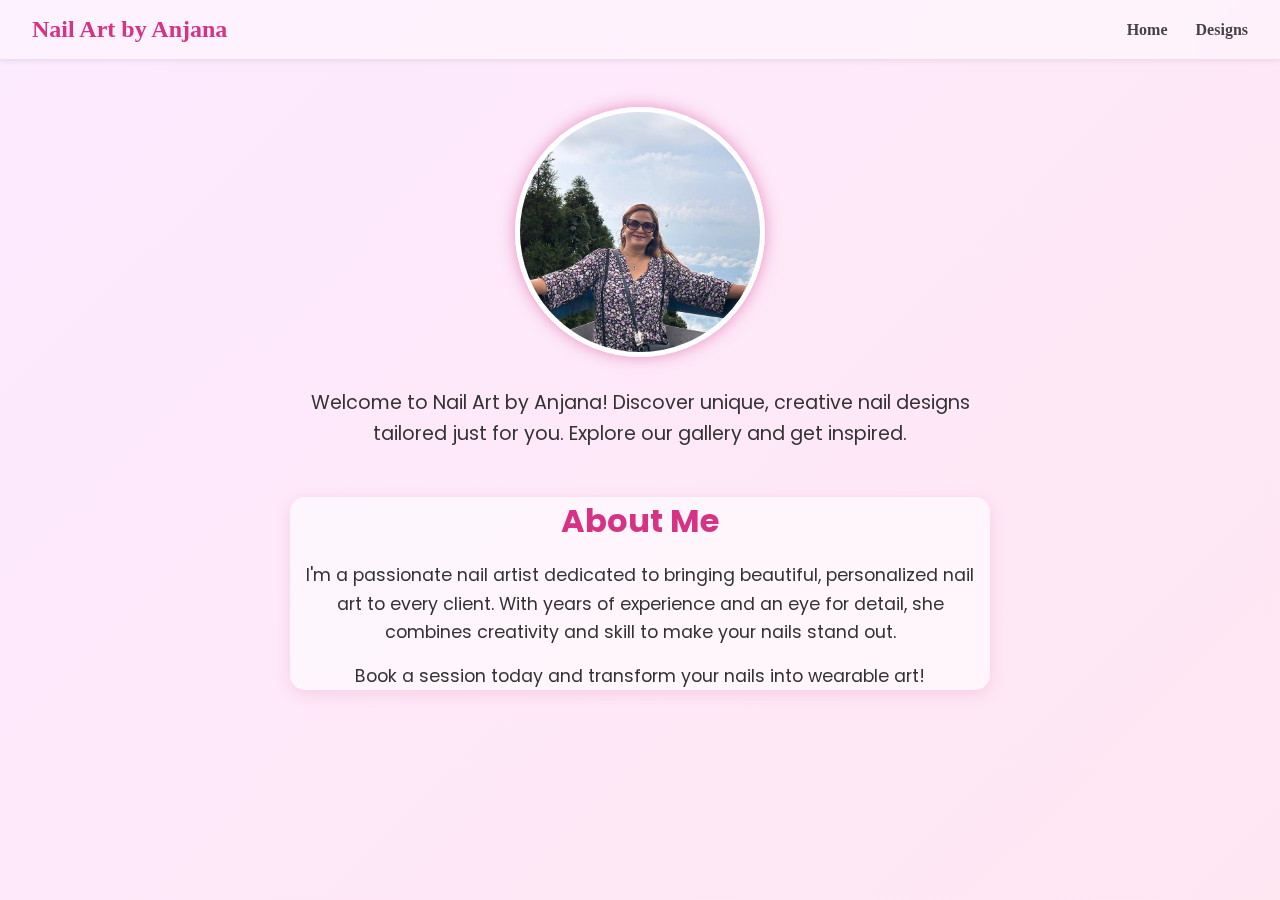
<file: index.html>
<!DOCTYPE html>
<html lang="en">
<head>
  <meta charset="UTF-8" />
  <meta name="viewport" content="width=device-width, initial-scale=1" />
  <title>Nail Art by Anjana - Home</title>
  <link rel="stylesheet" href="style.css" />
  <link rel="icon" href="favicon.png" type="image/png">
  <link href="https://fonts.googleapis.com/css2?family=Playfair+Display:wght@600&family=Poppins:wght@300;400;500;600&display=swap" rel="stylesheet">

<!-- AOS CSS -->
<link href="https://cdn.jsdelivr.net/npm/aos@2.3.4/dist/aos.css" rel="stylesheet">

<!-- Your other head content -->

</head>
<body>
  <nav>
    <div class="logo" data-aos="fade-down" data-aos-delay="100" data-aos-duration="500">Nail Art by Anjana</div>
    <div class="nav-links" data-aos="fade" data-aos-delay="200" data-aos-duration="500">
      <a href="index.html">Home</a>
      <a href="designs.html">Designs</a>
    </div>
  </nav>

  <main>
    <div class="hero" data-aos="zoom-in"  data-aos-delay="100" data-aos-duration="1500">
      <img src="anjana.jpg" alt="Anjana - Nail Artist" />
      <p>Welcome to Nail Art by Anjana! Discover unique, creative nail designs tailored just for you. Explore our gallery and get inspired.</p>
    </div>
  </main>

  <section class="about-anjana" data-aos="zoom-in"  data-aos-delay="100" data-aos-duration="1500">
    <h2>About Me</h2>
    <p>I'm a passionate nail artist dedicated to bringing beautiful, personalized nail art to every client. With years of experience and an eye for detail, she combines creativity and skill to make your nails stand out.</p>
    <p>Book a session today and transform your nails into wearable art!</p>
  </section>

  <script src="script.js"></script>
<script src="https://cdn.jsdelivr.net/npm/aos@2.3.4/dist/aos.js"></script>
<script>
  AOS.init();
</script>
</body>
</html>
</file>
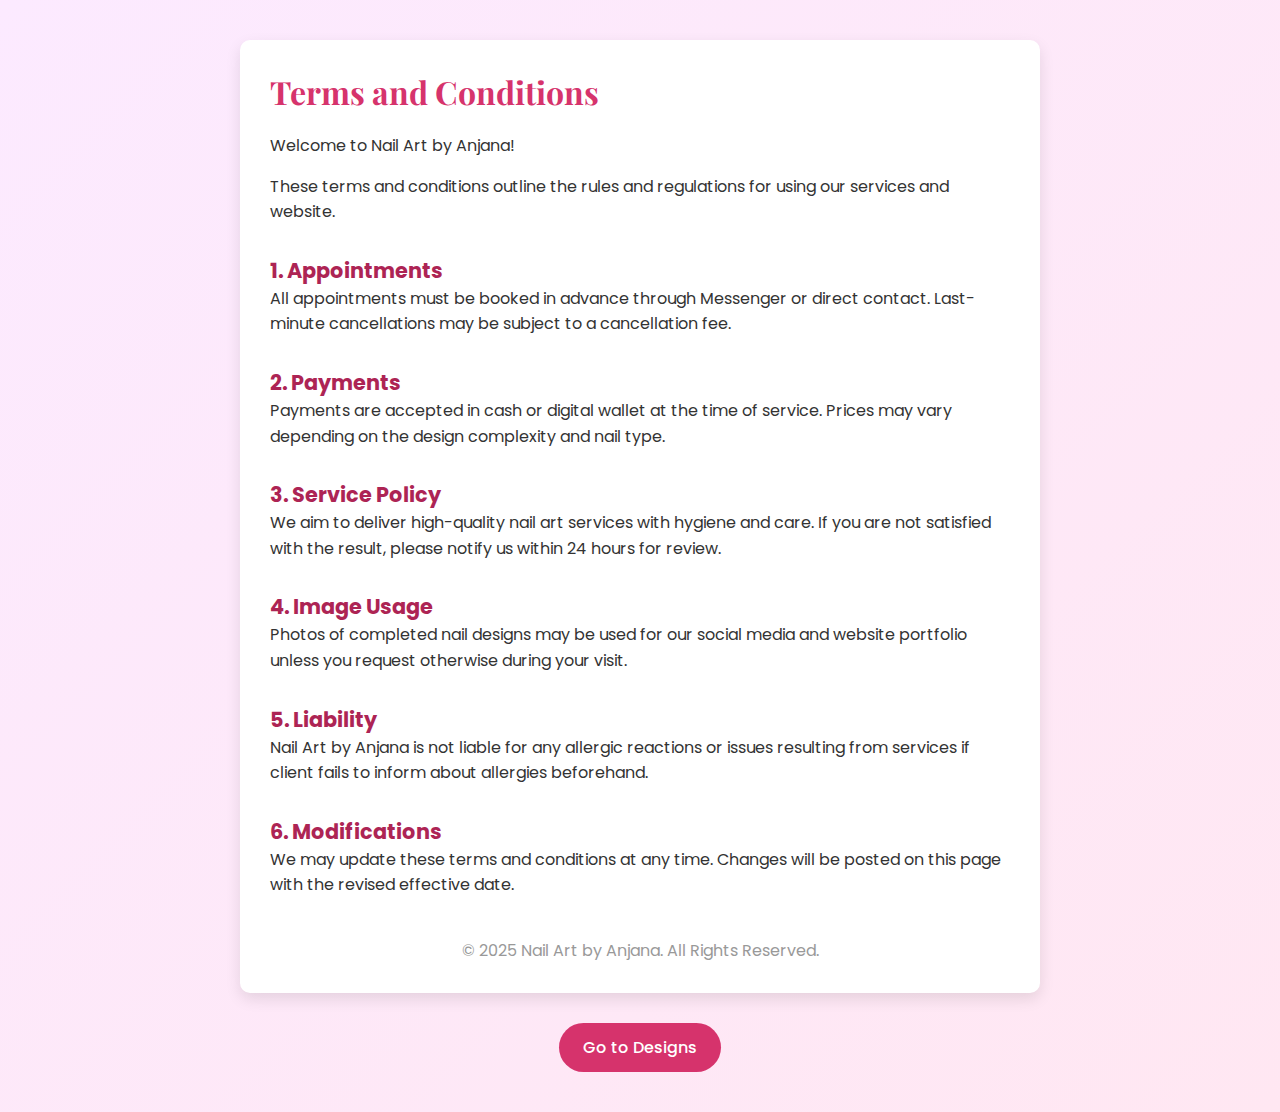
<file: terms.html>
<!DOCTYPE html>
<html lang="en">
<head>
  <meta charset="UTF-8" />
  <meta name="viewport" content="width=device-width, initial-scale=1" />
  <title>Terms and Conditions - Nail Art by Anjana</title>
  <link rel="stylesheet" href="style.css" />
  <link rel="icon" href="favicon.png" type="image/png" />
  <link href="https://fonts.googleapis.com/css2?family=Playfair+Display:wght@600&family=Poppins:wght@300;400;500;600&display=swap" rel="stylesheet" />
  <style>
    body {
      font-family: 'Poppins', sans-serif;
      background-color: #fff0f6;
      color: #333;
      padding: 40px 20px;
    }

    .container {
      max-width: 800px;
      margin: 0 auto;
      background: white;
      padding: 30px;
      border-radius: 10px;
      box-shadow: 0 6px 15px rgba(0,0,0,0.1);
    }

     h1 {
      font-family: 'Playfair Display', serif;
      font-size: 2rem;
      margin-bottom: 20px;
      color: #d6336c;
    }

    h2 {
      margin-top: 30px;
      font-size: 1.3rem;
      color: #ad2454;
    }

    p {
      line-height: 1.6;
      margin-bottom: 15px;
    }

    footer {
      margin-top: 40px;
      text-align: center;
      color: #999;
    }
    .btn-to-designs {
  display: inline-block;
  background-color: #d6336c;
  color: white;
  padding: 12px 24px;
  border-radius: 30px;
  text-decoration: none;
  font-weight: 500;
  font-size: 1rem;
  transition: background 0.3s ease;
}

.btn-to-designs:hover {
  background-color: #ad2454;
}

  </style>
</head>
<body>
  

  <div class="container">
    <h1>Terms and Conditions</h1>

    <p>Welcome to Nail Art by Anjana!</p>
    <p>These terms and conditions outline the rules and regulations for using our services and website.</p>

    <h2>1. Appointments</h2>
    <p>All appointments must be booked in advance through Messenger or direct contact. Last-minute cancellations may be subject to a cancellation fee.</p>

    <h2>2. Payments</h2>
    <p>Payments are accepted in cash or digital wallet at the time of service. Prices may vary depending on the design complexity and nail type.</p>

    <h2>3. Service Policy</h2>
    <p>We aim to deliver high-quality nail art services with hygiene and care. If you are not satisfied with the result, please notify us within 24 hours for review.</p>

    <h2>4. Image Usage</h2>
    <p>Photos of completed nail designs may be used for our social media and website portfolio unless you request otherwise during your visit.</p>

    <h2>5. Liability</h2>
    <p>Nail Art by Anjana is not liable for any allergic reactions or issues resulting from services if client fails to inform about allergies beforehand.</p>

    <h2>6. Modifications</h2>
    <p>We may update these terms and conditions at any time. Changes will be posted on this page with the revised effective date.</p>

    <footer>
      &copy; 2025 Nail Art by Anjana. All Rights Reserved.
    </footer>
  </div>
    <div style="text-align: center; margin-top: 30px;">
  <a href="designs.html" class="btn-to-designs">Go to Designs</a>
</div>
</body>
</html>
</file>
<file: style.css>
/* Reset and base */
* {
  margin: 0;
  padding: 0;
  box-sizing: border-box;
  font-family: 'Poppins', sans-serif;
}
html {
  scroll-behavior: smooth;
}

body {
  background: linear-gradient(135deg, #fceaff, #ffe7f2);
  min-height: 100vh;
}

/* Navigation */
nav {
  display: flex;
  justify-content: space-between;
  align-items: center;
  padding: 1rem 2rem;
  background: rgba(255, 255, 255, 0.4);
  backdrop-filter: blur(10px);
  box-shadow: 0 1px 6px rgba(0,0,0,0.1);
}

.logo {
  font-size: 1.5rem;
  font-weight: 700;
  color: #d63384;
  cursor: pointer;
  font-family: 'Pacifico', cursive;



}
.logo:hover {
  color: #fff;
  text-shadow: 0 0 5px #f0f, 
               0 0 10px #f0f, 
               0 0 20px #f0f, 
               0 0 40px #f0f;
}

.nav-links a {
  margin-left: 1.5rem;
  text-decoration: none;
  font-weight: 600;
  color: #444;
  position: relative;
  font-family: 'Dancing Script', cursive;
  
}

.nav-links a:hover::after {
  content: '';
  position: absolute;
  left: 0;
  bottom: -5px;
  width: 100%;
  height: 2px;
  background-color: #d63384;
  border-radius: 2px;
}

/* Hero on index */
.hero {
  max-width: 700px;
  margin: 3rem auto;
  text-align: center;
  padding: 0 1rem;
}

.hero img {
  width: 250px;
  height: 250px;
  object-fit: cover;
  border-radius: 50%;
  border: 5px solid #fff;
  box-shadow: 0 0 15px rgba(214, 51, 132, 0.5);
  margin-bottom: 1.5rem;
}
  .hero img:hover {
  box-shadow: 0 0 25px rgba(214, 51, 132, 0.7);
}
.hero p {
  font-size: 1.2rem;
  color: #333;
  line-height: 1.6;
}
.about-anjana {
  max-width: 700px;
  margin: 2rem auto 4rem;
  padding: 0 1rem;
  background: rgba(255, 255, 255, 0.6);
  border-radius: 15px;
  box-shadow: 0 4px 15px rgba(214, 51, 132, 0.15);
  color: #333;
  text-align: center;
}

.about-anjana h2 {
  color: #d63384;
  margin-bottom: 1rem;
  font-weight: 700;
  font-size: 2rem;
}

.about-anjana p {
  font-size: 1.1rem;
  line-height: 1.6;
  margin-bottom: 1rem;
}


/* Gallery grid */
.gallery {
  max-width: 1000px;
  margin: 3rem auto;
  display: grid;
  grid-template-columns: repeat(auto-fit, minmax(180px, 1fr));
  gap: 1.5rem;
  padding: 0 1rem 3rem;
}

.card {
  background: #fff;
  border-radius: 15px;
  box-shadow: 0 6px 12px rgba(214, 51, 132, 0.1);
  cursor: pointer;
  overflow: hidden;
  display: flex;
  flex-direction: column;
}

.card img {
  width: 100%;
  aspect-ratio: 1 / 1;  /* square images */
  object-fit: cover;
  transition: transform 0.3s ease;
}

.card:hover img {
  transform: scale(1.05);
}

.info {
  padding: 0.75rem 1rem;
  text-align: center;
}

.info p {
  margin-bottom: 0.5rem;
  color: #555;
  font-weight: 600;
}

.info a {
  background-color: #d63384;
  color: #fff;
  padding: 0.4rem 0.8rem;
  border-radius: 8px;
  text-decoration: none;
  font-weight: 600;
  transition: background-color 0.3s ease;
}

.info a:hover {
  background-color: #a02058;
}

/* Modal for full image */
.modal {
  display: none;
  position: fixed;
  z-index: 999;
  top: 0;
  left: 0;
  width: 100%;
  height: 100%;
  background: rgba(0,0,0,0.85);
  justify-content: center;
  align-items: center;
  flex-direction: column;
  padding: 20px;
}

.modal-content {
  text-align: center;
}

.modal img {
  max-width: 90vw;
  max-height: 80vh;
  border-radius: 10px;
}

.modal-note {
  margin-top: 10px;
  font-size: 1rem;
  color: #fff;
  font-style: italic;
  opacity: 0.8;
}
.modal-note a {
  color: #fceaff;
  text-decoration: none;
}

/* Custom scrollbar styling */
::-webkit-scrollbar {
  width: 10px;
}

/* Track of the scrollbar */
::-webkit-scrollbar-track {
  background: #fff; /* Light background */
  border-radius: 10px;
}

/* Thumb of the scrollbar */
::-webkit-scrollbar-thumb {
  background: #fceaff;
  border-radius: 10px;
  border: 2px solid white; /* For better contrast */
}

/* Thumb hover effect */
::-webkit-scrollbar-thumb:hover {
  background: #f0d9ff; /* Slightly darker for hover effect */
}

/* Responsive */
@media (max-width: 768px) {
  .gallery {
    grid-template-columns: repeat(auto-fit, minmax(140px, 1fr));
  }

  .hero img {
    width: 180px;
    height: 180px;
  }
}
</file>
